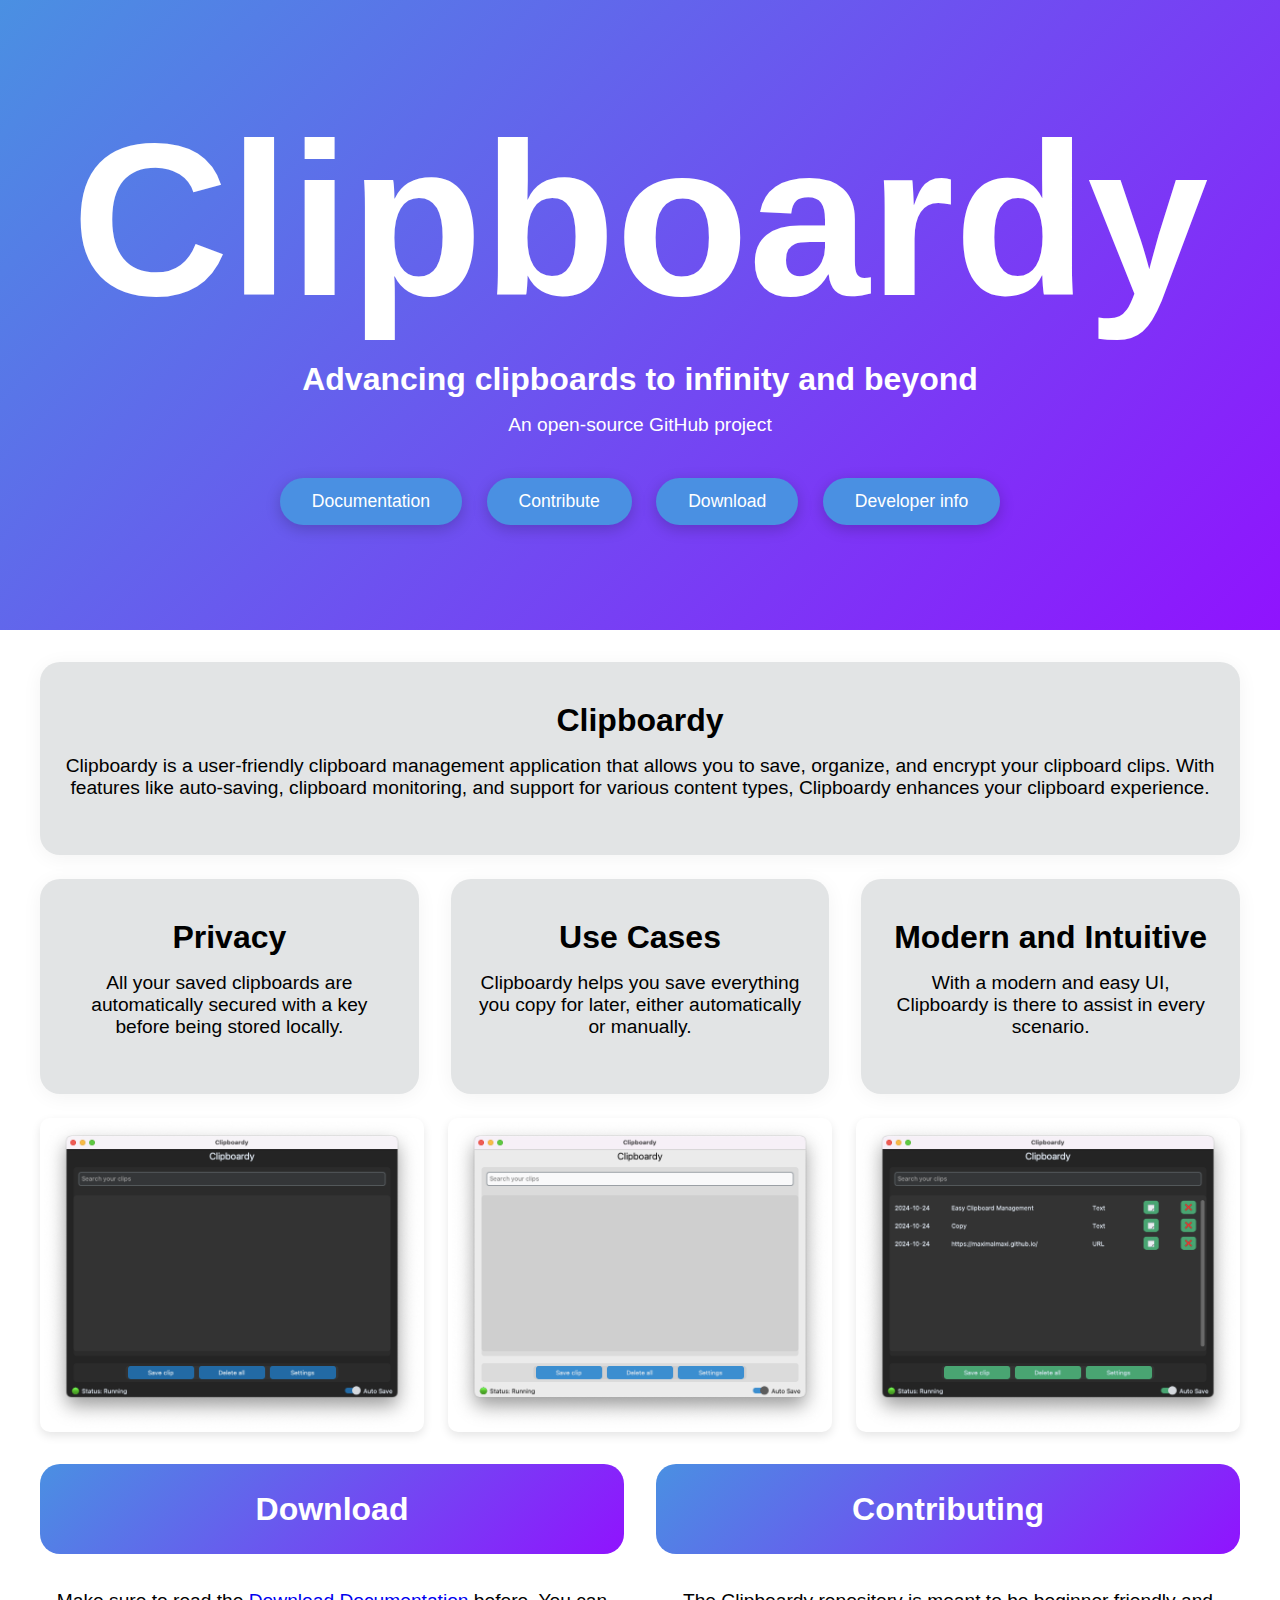
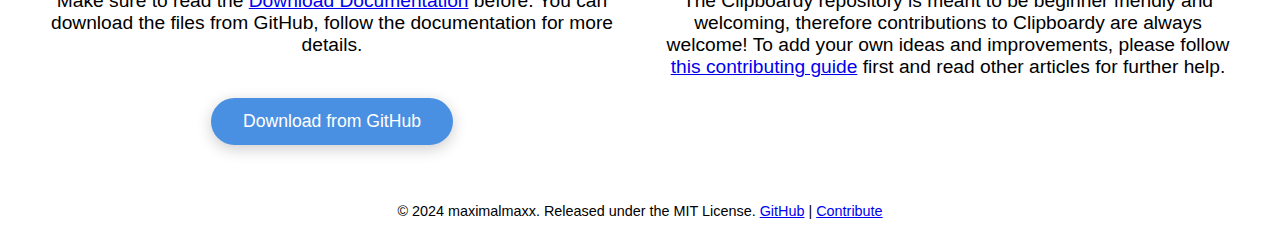
<file: index.html>
<!DOCTYPE html>
<html lang="en">

<head>
    <meta charset="UTF-8">
    <meta name="viewport" content="width=device-width, initial-scale=1.0">
    <meta http-equiv="X-UA-Compatible" content="ie=edge">
    <title>Clipboardy</title>
    <link rel="stylesheet" href="style.css">
    <link rel="icon" type="image/svg" href="favicon.svg" />
</head>

<body>
    <div class="header">
        <h1 class="bigheader">Clipboardy</h1>
        <h2>Advancing clipboards to infinity and beyond</h2>
        <p>An open-source GitHub project</p>
        <div>
            <button class="btn" onclick="goto('documentation/docs.html')">Documentation</button>
            <button class="btn" onclick="goto('#contribute')">Contribute</button>
            <button class="btn" onclick="goto('#download')">Download</button>
            <button class="btn" onclick="goto('dev_info/docs.html')">Developer info</button>
        </div>
    </div>

    <div class="container">
        <div class="grid">
            <div class="card">
                <h2>Clipboardy</h2>
                <p>Clipboardy is a user-friendly clipboard management application that allows you to save, organize, and
                    encrypt your clipboard clips. With features like auto-saving, clipboard monitoring, and support for
                    various content types, Clipboardy enhances your clipboard experience.</p>
            </div>
        </div>
        <div class="grid">
            <div class="card">
                <h2>Privacy</h2>
                <p>All your saved clipboards are automatically secured with a key before being stored locally.</p>
            </div>
            <div class="card">
                <h2>Use Cases</h2>
                <p>Clipboardy helps you save everything you copy for later, either automatically or manually.</p>
            </div>
            <div class="card">
                <h2>Modern and Intuitive</h2>
                <p>With a modern and easy UI, Clipboardy is there to assist in every scenario.</p>
            </div>
        </div>

        <div class="grid images-grid">
            <img src="Showcase1.png" alt="Darkmode">
            <img src="Showcase2.png" alt="Lightmode">
            <img src="Showcase3.png" alt="Green">
        </div>

        <div class="grid">
            <div>
                <div class="banner">
                    <h1>Download</h1>
                </div>
                <br> <br>
                <section id="download" class="centersec">
                    <p>Make sure to read the <a href="documentation/docs.html#download">Download
                            Documentation</a>
                        before. You can download the files from GitHub, follow the documentation for more details.</p>
                    <button class="btn" onclick="goto('https://github.com/maximalmaxx/clipboardy/releases')">Download
                        from GitHub</button>
                </section>
            </div>
            <div>
                <div class="banner">
                    <h1>Contributing</h1>
                </div>
                <br> <br>
                <section id="contribute" class="centersec">
                    <p>The Clipboardy repository is meant to be beginner friendly and welcoming, therefore
                        contributions to Clipboardy are always welcome!
                        To add your own ideas and improvements, please
                        follow <a href="documentation/docs.html#contributing">this contributing guide</a> first and
                        read other articles for further help.
                    </p>
                </section>
            </div>
        </div>

        <footer>
            &copy; 2024 maximalmaxx. Released under the MIT License.
            <a href="https://github.com/maximalmaxx/clipboardy" target="_blank">GitHub</a> |
            <a href="documentation/docs.html#contributing" target="_blank">Contribute</a>
        </footer>
    </div>

    <script>
        function goto(link) {
            window.location.href = link;
        }
    </script>
</body>

</html>
</file>
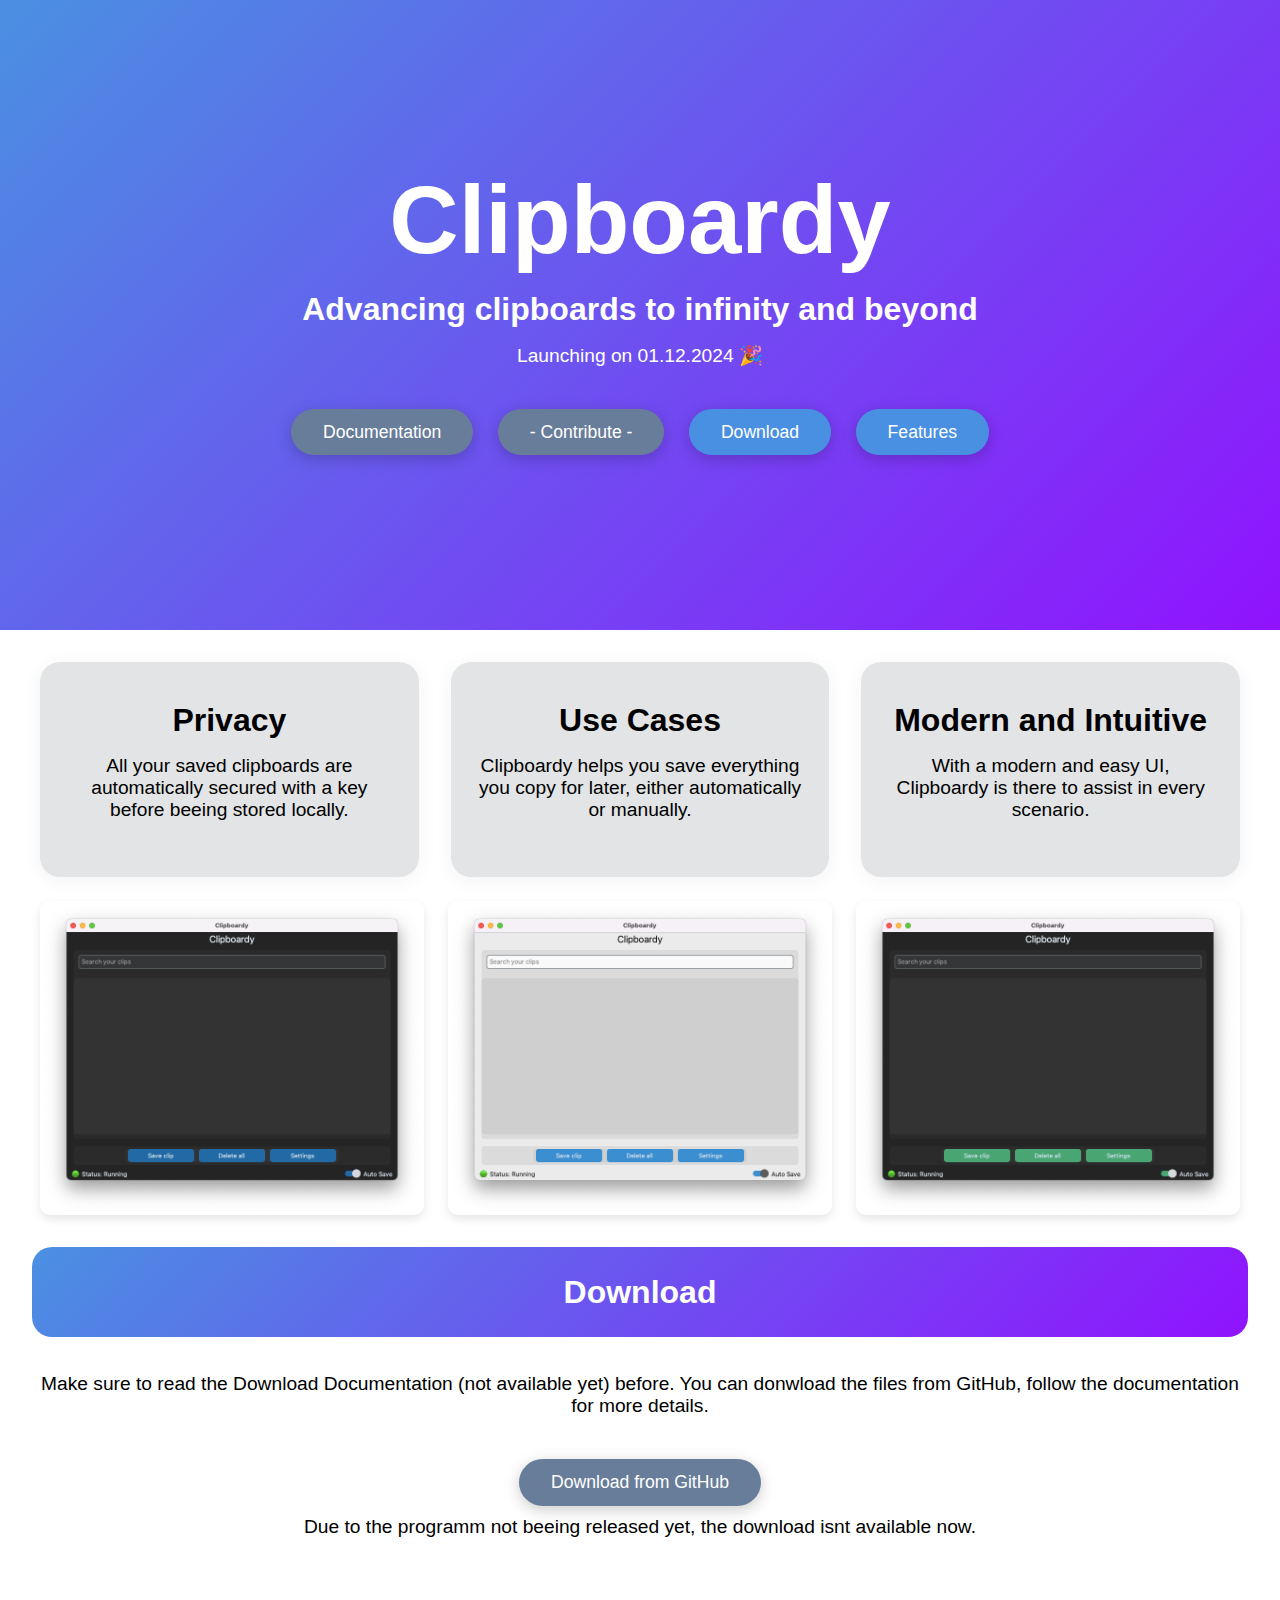
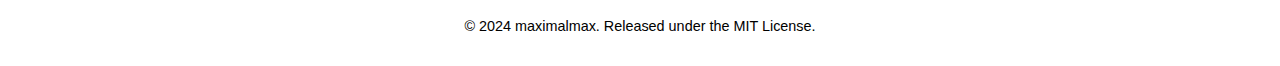
<file: docs/index.html>
<!DOCTYPE html>
<html lang="en">

<head>
    <meta charset="UTF-8">
    <meta name="viewport" content="width=device-width, initial-scale=1.0">
    <meta http-equiv="X-UA-Compatible" content="ie=edge">
    <title>Clipboardy</title>
    <link rel="stylesheet" href="style.css">
</head>

<body>
    <div class="header">
        <h1 class="bigheader">Clipboardy</h1>
        <h2>Advancing clipboards to infinity and beyond</h2>
        <p>Launching on 01.12.2024 🎉</p>
        <div>
            <button class="btnnotavail">Documentation</button>
            <button class="btnnotavail">- Contribute -</button>
            <button class="btn" onclick="goto('#download')">Download</button>
            <button class="btn" onclick="goto('documentation/docs.html#features')">Features</button>
        </div>
    </div>

    <div class="container">
        <div class="grid">
            <div class="card">
                <h2>Privacy</h2>
                <p>All your saved clipboards are automatically secured with a key before beeing stored locally.</p>
            </div>
            <div class="card">
                <h2>Use Cases</h2>
                <p>Clipboardy helps you save everything you copy for later, either automatically or manually.</p>
            </div>
            <div class="card">
                <h2>Modern and Intuitive</h2>
                <p>With a modern and easy UI, Clipboardy is there to assist in every scenario.</p>
            </div>
        </div>

        <div class="grid images-grid">
            <img src="Showcase1.png" alt="Darkmode">
            <img src="Showcase2.png" alt="Lightmode">
            <img src="Showcase3.png" alt="Green">
        </div>

        <div class="banner">
            <h1>Download</h1>
        </div>
        <br> <br>
        <section id="download" class="centersec">
            <p>Make sure to read the Download Documentation (not available yet)
                before. You can donwload the files from GitHub, follow the documentation for more details.</p>
            <button class="btnnotavail">Download from GitHub</button>
            <p>Due to the programm not beeing released yet, the download isnt available now.</p>
        </section>

        <footer>
            &copy; 2024 maximalmax. Released under the MIT License.
        </footer>
    </div>

    <script>
        function goto(link) {
            window.location.href = link;
        }
    </script>
</body>

</html>
</file>
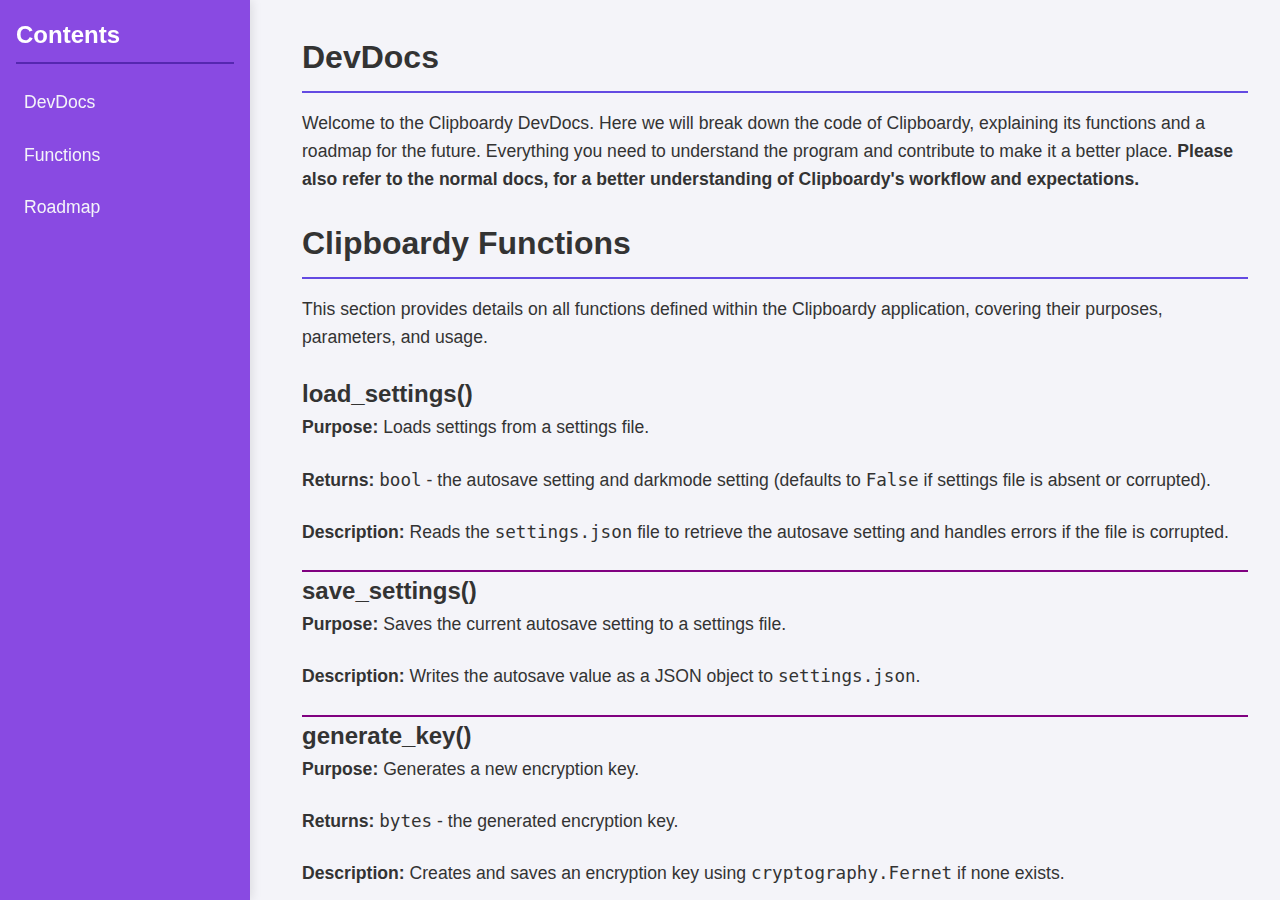
<file: dev_info/docs.html>
<!DOCTYPE html>
<html lang="en">
<!--Hope the docs help :)-->
<head>
    <meta charset="UTF-8">
    <meta name="viewport" content="width=device-width, initial-scale=1.0">
    <title>Clipboardy DevDocs</title>
    <link rel="stylesheet" href="style.css">
    <link rel="icon" type="image/svg+xml" href="../favicon.svg" />
</head>

<body>
    <div class="container">
        <aside class="sidebar">
            <h2>Contents</h2>
            <nav>
                <ul>
                    <li><a href="#devdocs">DevDocs</a></li>
                    <li><a href="#functions">Functions</a></li>
                    <li><a href="#roadmap">Roadmap</a></li>
                </ul>
            </nav>
        </aside>

        <main class="content">
            <section id="devdocs">
                <h1>DevDocs</h1>
                <p>Welcome to the Clipboardy DevDocs. Here we will break down the code of Clipboardy,
                    explaining its functions and a roadmap for the future. Everything you need to understand the
                    program
                    and contribute to make it a better place. <strong>Please also refer to the normal docs, for a
                        better understanding of Clipboardy's workflow and expectations.</strong></p>
            </section>

            <section id="functions">
                <h1>Clipboardy Functions</h1>
                <p>This section provides details on all functions defined within the Clipboardy application,
                    covering
                    their purposes, parameters, and usage.</p>

                <div class="function">
                    <h2>load_settings()</h2>
                    <p><strong>Purpose:</strong> Loads settings from a settings file.</p>
                    <p><strong>Returns:</strong> <code>bool</code> - the autosave setting and darkmode setting (defaults to
                        <code>False</code> if settings file is absent or corrupted).
                    </p>
                    <p><strong>Description:</strong> Reads the <code>settings.json</code> file to retrieve the
                        autosave
                        setting and handles errors if the file is corrupted.</p>
                </div>

                <div class="function">
                    <h2>save_settings()</h2>
                    <p><strong>Purpose:</strong> Saves the current autosave setting to a settings file.</p>
                    <p><strong>Description:</strong> Writes the autosave value as a JSON object to
                        <code>settings.json</code>.
                    </p>
                </div>

                <div class="function">
                    <h2>generate_key()</h2>
                    <p><strong>Purpose:</strong> Generates a new encryption key.</p>
                    <p><strong>Returns:</strong> <code>bytes</code> - the generated encryption key.</p>
                    <p><strong>Description:</strong> Creates and saves an encryption key using
                        <code>cryptography.Fernet</code> if none exists.
                    </p>
                </div>

                <div class="function">
                    <h2>load_key()</h2>
                    <p><strong>Purpose:</strong> Loads the encryption key from the file.</p>
                    <p><strong>Returns:</strong> <code>bytes</code> - the encryption key.</p>
                    <p><strong>Description:</strong> Reads the encryption key from <code>key.key</code> to
                        facilitate
                        encryption/decryption.</p>
                </div>

                <div class="function">
                    <h2>load_clips()</h2>
                    <p><strong>Purpose:</strong> Loads saved clipboard entries.</p>
                    <p><strong>Returns:</strong> <code>list</code> - a list of saved clipboard objects.</p>
                    <p><strong>Description:</strong> Reads <code>clips.json</code> and returns clipboard data,
                        initializing it if the file is empty or corrupted.</p>
                </div>

                <div class="function">
                    <h2>save_clips()</h2>
                    <p><strong>Purpose:</strong> Saves the current clipboard entries to a file.</p>
                    <p><strong>Description:</strong> Writes <code>clipsObj</code>, containing clipboard entries, to
                        <code>clips.json</code> in JSON format.
                    </p>
                </div>

                <div class="function">
                    <h2>encrypt_clip(clip)</h2>
                    <p><strong>Parameters:</strong> <code>clip</code> (str) - the text to be encrypted.</p>
                    <p><strong>Returns:</strong> <code>str</code> - base64-encoded encrypted text.</p>
                    <p><strong>Description:</strong> Uses the encryption key to encode clipboard data.</p>
                </div>

                <div class="function">
                    <h2>decrypt_clip(encrypted_clip)</h2>
                    <p><strong>Parameters:</strong> <code>encrypted_clip</code> (str) - the encrypted clipboard
                        entry.
                    </p>
                    <p><strong>Returns:</strong> <code>str</code> - the decrypted text.</p>
                    <p><strong>Description:</strong> Decodes the encrypted clipboard data using the encryption key.
                    </p>
                </div>

                <div class="function">
                    <h2>populate_clips_table(frame, clips_to_display=None)</h2>
                    <p><strong>Parameters:</strong> <code>frame</code> - UI frame where clips are displayed;
                        <code>clips_to_display</code> (list) - optional list of clips to display (defaults to all
                        clips).
                    </p>
                    <p><strong>Description:</strong> Updates the UI table with decrypted clipboard entries and
                        allows
                        users to copy or delete individual entries.</p>
                </div>

                <div class="function">
                    <h2>delete_clip_from_ui(index)</h2>
                    <p><strong>Parameters:</strong> <code>index</code> (int) - position of the clip in
                        <code>clipsObj</code>.
                    </p>
                    <p><strong>Description:</strong> Removes the clip from both <code>clipsObj</code> and the UI,
                        then
                        saves the updated list.</p>
                </div>

                <div class="function">
                    <h2>UI()</h2>
                    <p><strong>Purpose:</strong> Initializes and displays the main UI for Clipboardy.</p>
                    <p><strong>Description:</strong> Sets up the main window with sections for searching,
                        displaying,
                        and managing clips.</p>
                </div>

                <div class="function">
                    <h2>settings_UI()</h2>
                    <p><strong>Purpose:</strong> Initializes and displays the settings UI for Clipboardy.</p>
                    <p><strong>Description:</strong> Sets up the settings window with settings for darkmode and more coming soon.</p>
                </div>

                <div class="function">
                    <h2>toggle_autosave()</h2>
                    <p><strong>Purpose:</strong> Enables or disables autosave and saves the updated setting.</p>
                    <p><strong>Description:</strong> Switches the <code>autosave</code> state and calls
                        <code>save_settings()</code> to save it.
                    </p>
                </div>

                <div class="function">
                    <h2>toggle_darkmode()</h2>
                    <p><strong>Purpose:</strong> Enables or disables darkmode and saves the updated setting.</p>
                    <p><strong>Description:</strong> Switches the <code>darkmode</code> state and calls
                        <code>save_settings()</code> to save it.
                    </p>
                </div>
                
                <div class="function">
                    <h2>refresh_ui()</h2>
                    <p><strong>Purpose:</strong> Refresh UI depending on dark/light mode.</p>
                    <p><strong>Description:</strong> It will refresh the UI accordingly to the darkmode variable.</p>
                </div>

                <div class="function">
                    <h2>save_clip()</h2>
                    <p><strong>Purpose:</strong> Saves the current clipboard content, if available.</p>
                    <p><strong>Description:</strong> Encrypts the clipboard entry, detects its content type, and
                        appends
                        it to <code>clipsObj</code>, followed by updating the UI.</p>
                </div>

                <div class="function">
                    <h2>determine_content_type(current_clip)</h2>
                    <p><strong>Parameters:</strong> <code>current_clip</code> (str) - clipboard text to classify.
                    </p>
                    <p><strong>Returns:</strong> <code>str</code> - detected content type (URL, Email, Text, etc.).
                    </p>
                    <p><strong>Description:</strong> Detects if the clipboard content matches specific types using
                        validation.</p>
                </div>

                <div class="function">
                    <h2>delete_all_clips()</h2>
                    <p><strong>Purpose:</strong> Clears all saved clipboard entries and updates the UI.</p>
                    <p><strong>Description:</strong> Empties <code>clipsObj</code>, then saves and refreshes the
                        clipboard display.</p>
                </div>

                <div class="function">
                    <h2>search_clips(event=None)</h2>
                    <p><strong>Purpose:</strong> Filters displayed clips based on user input.</p>
                    <p><strong>Description:</strong> Searches through <code>clipsObj</code> to show only entries
                        that
                        match the search term.</p>
                </div>

                <div class="function">
                    <h2>main()</h2>
                    <p><strong>Purpose:</strong> Initializes the application and starts clipboard monitoring.</p>
                    <p><strong>Description:</strong> Sets up encryption, loads settings, and starts the UI, while
                        running clipboard monitoring in a separate thread.</p>
                </div>

                <div class="function">
                    <h2>monitor_clipboard()</h2>
                    <p><strong>Purpose:</strong> Continuously monitors the clipboard for changes.</p>
                    <p><strong>Description:</strong> Checks the clipboard every second, saving new entries if
                        autosave
                        is enabled and the content is unique.</p>
                </div>
            </section>

            <section id="roadmap">
                <h1>Project Roadmap</h1>
                <p>This roadmap outlines key milestones and upcoming phases for Clipboardy, highlighting important
                    development goals and future features.</p>

                <div class="roadmap-container">
                    <!-- Milestone 1 -->
                    <div class="milestone">
                        <h2>Milestone 1: Initial Release</h2>
                        <ul>
                            <li>Set up core clipboard functionality</li>
                            <li>Implement encryption and decryption</li>
                            <li>Develop UI for clipboard display</li>
                            <li>Release version 1.0.0 on GitHub</li>
                        </ul>
                        <p class="status complete">Status: Complete</p>
                    </div>

                    <!-- Milestone 2 -->
                    <div class="milestone">
                        <h2>Milestone 2: Improved User Interface</h2>
                        <ul>
                            <li>Enhance UI/UX for better usability</li>
                            <li>Implement autosave toggle and settings panel</li>
                            <li>Multiple settings for appearance and more</li>
                            <li>Add search and delete functionalities</li>
                            <li>Pinning and Favorite clips</li>
                            <li>Release version 1.0.5</li>
                        </ul>
                        <p class="status ongoing">Status: In Progress</p>
                    </div>

                    <!-- Milestone 3 -->
                    <div class="milestone">
                        <h2>Milestone 3: Advanced Features</h2>
                        <ul>
                            <li>Shortcuts for easy navigation</li>
                            <li>Integrate advanced clipboard content recognition</li>
                            <li>Add support for multiple content types (e.g., text, images, videos)</li>
                            <li>Include export and import options for saved clips</li>
                            <li>History management (automatically delete clips after set time)</li>
                            <li>Filters to filter by content type</li>
                            <li>Advanced analyses of usage to display most used clips at the top</li>
                            <li>Release version 1.5.0</li>
                        </ul>
                        <p class="status upcoming">Status: Upcoming</p>
                    </div>

                    <!-- Milestone 4 -->
                    <div class="milestone">
                        <h2>Milestone 4: Collaborative and Community Features</h2>
                        <ul>
                            <li>Enable real-time collaboration for shared clipboards</li>
                            <li>Cloud backups of clips</li>
                            <li>Allow custom plugins or integrations</li>
                            <li>Release version 2.0.0</li>
                            <li>Multi-Platform support</li>
                            <li>Integrations for other apps</li>
                        </ul>
                        <p class="status future">Status: Future</p>
                    </div>
                </div>
            </section>
        </main>
    </div>
</body>

</html>
</file>
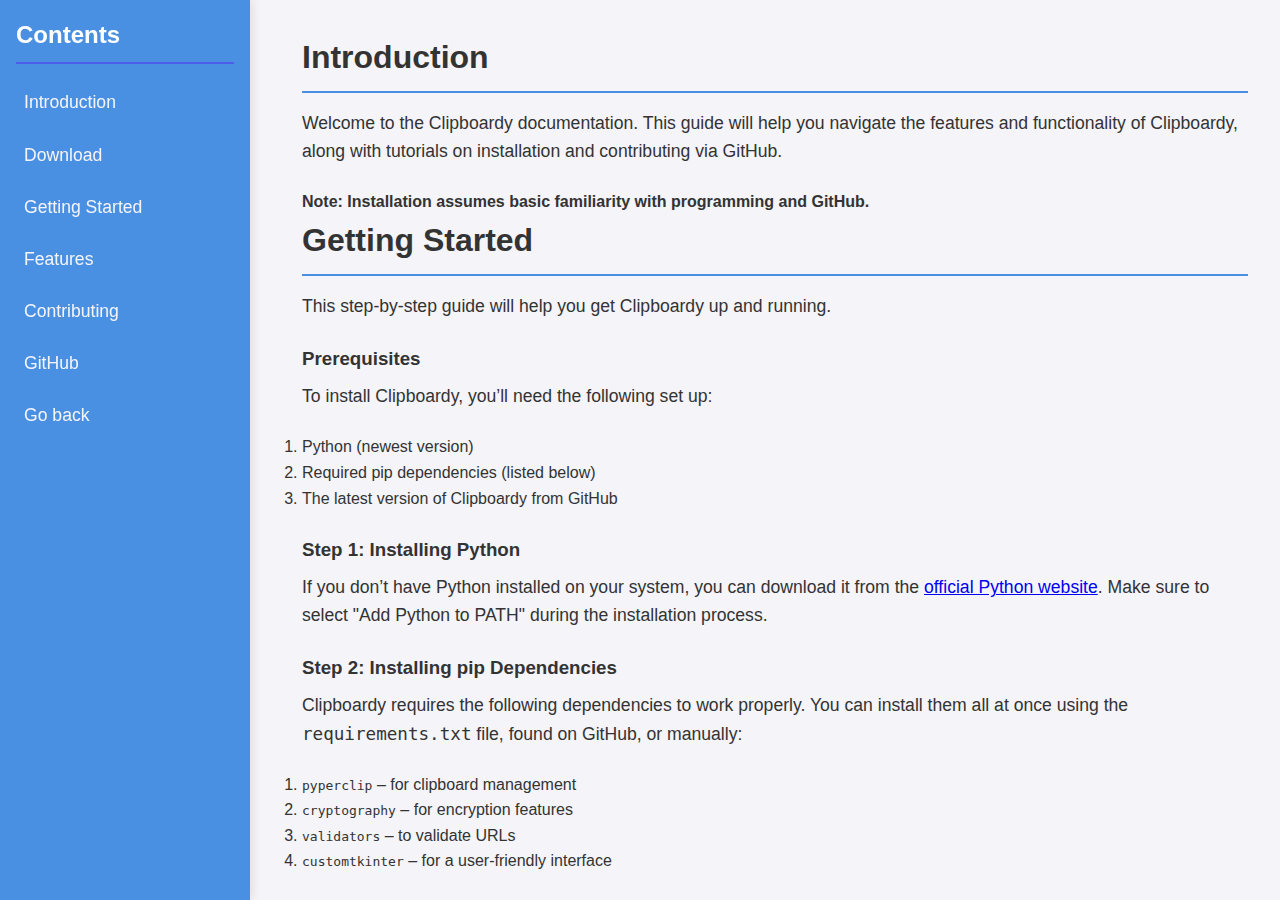
<file: documentation/docs.html>
<!DOCTYPE html>
<html lang="en">

<head>
    <meta charset="UTF-8">
    <meta name="viewport" content="width=device-width, initial-scale=1.0">
    <title>Clipboardy Documentation</title>
    <link rel="stylesheet" href="style.css">
    <link rel="icon" type="image/svg+xml" href="../favicon.svg" />
</head>

<body>
    <div class="container">
        <aside class="sidebar">
            <h2>Contents</h2>
            <nav>
                <ul>
                    <li><a href="#introduction">Introduction</a></li>
                    <li><a href="#download">Download</a></li>
                    <li><a href="#getting-started">Getting Started</a></li>
                    <li><a href="#features">Features</a></li>
                    <li><a href="#contributing">Contributing</a></li>
                    <li><a href="#github">GitHub</a></li>
                    <li><a href="../index.html">Go back</a></li>
                </ul>
            </nav>
        </aside>
        <main class="content">
            <section id="introduction">
                <h1>Introduction</h1>
                <p>Welcome to the Clipboardy documentation. This guide will help you navigate the features and
                    functionality of Clipboardy, along with tutorials on installation and contributing via GitHub.</p>
                <strong>Note: Installation assumes basic familiarity with programming and GitHub.</strong>
            </section>

            <section id="getting-started">
                <h1>Getting Started</h1>
                <p>This step-by-step guide will help you get Clipboardy up and running.</p>

                <h3>Prerequisites</h3>
                <p>To install Clipboardy, you’ll need the following set up:</p>
                <ol>
                    <li>Python (newest version)</li>
                    <li>Required pip dependencies (listed below)</li>
                    <li>The latest version of Clipboardy from GitHub</li>
                </ol>

                <h3>Step 1: Installing Python</h3>
                <p>If you don’t have Python installed on your system, you can download it from the <a
                        href="https://www.python.org/downloads/">official Python website</a>. Make sure to select "Add
                    Python to PATH" during the installation process.</p>

                <h3>Step 2: Installing pip Dependencies</h3>
                <p>Clipboardy requires the following dependencies to work properly. You can install them all at once
                    using the <code>requirements.txt</code> file, found on GitHub, or manually:</p>
                <ol>
                    <li><code>pyperclip</code> – for clipboard management</li>
                    <li><code>cryptography</code> – for encryption features</li>
                    <li><code>validators</code> – to validate URLs</li>
                    <li><code>customtkinter</code> – for a user-friendly interface</li>
                </ol>
                <br>
                <p>To install these dependencies using the <code>requirements.txt</code> file, wich you will need to
                    download first, run this command:</p>
                <pre><code>pip install -r requirements.txt</code></pre>
                <p>Alternatively, you can install them manually by running:</p>
                <pre><code>pip install pyperclip cryptography validators customtkinter</code></pre>

                <h3>Step 3: Downloading and Installing Clipboardy</h3>
                <p>Once you’ve installed Python and the necessary dependencies, head to the <a
                        href="https://github.com/maximalmaxx/clipboardy">Clipboardy GitHub repository</a> and go to the
                    "Releases"
                    section. Download the latest release of Clipboardy, unzip the files, and navigate to the src folder
                    in
                    your terminal.</p>

                <p>To run Clipboardy, use this command, or just double click <code>clipboardy.py</code>:</p>
                <pre><code>python clipboardy.py</code></pre>
                <br>
            </section>

            <section id="download">
                <h1>Download</h1>
                <p>This guide is about simply downloading the .exe file for personal use rather than contributing.</p>
                <h2>Prerequisites</h2>
                <p>You dont need any other software for this .exe file to work. You only need to download the .exe from
                    the latest release and <strong>create a folder named "package" in the same directory as the .exe file</strong> where Clipboardy will save your clip data.</p>
                <h2>Installation</h2>
                <p> After that is done, you can download the "clipboardy_windows.exe" from the 
                    <a href="https://github.com/maximalmaxx/clipboardy/releases">latest release</a> and run it.</p>
            </section>

            <section id="features">
                <h1>Features</h1>
                <h2>Saving Clipboards</h2>
                <h3>Encryption/Decryption</h3>
                <p>All your saved clips (clipboard entries) will be encrypted for safety and automatically decrypted
                    when showing them to you. View the "clips.json" file in the "package" folder to see all your clips
                    in raw json as they are encrypted.
                </p>

                <h3>Auto Save</h3>
                <p>By toggeling the "Auto Save" switch in the buttom right corner, you can allow Clipboardy to
                    read and compare each of your clips to save them automatically for you.
                </p>

                <h3>Functions</h3>
                <p>Next to the saved clip in the main window are two buttons, the first one being for coping the
                    clip again and the second one to delete the clip. To delete all clips, press the "Delete All" button
                    in the buttom section.
                </p>

                <h3>Searching and filtering</h3>
                <p>The searchbar allows you to search specific clips by thier name. The filter function is still
                    in development and will be released soon.
                </p>
            </section>

            <section id="contributing">
                <h1>Contributing</h1>
                <p>If you want to support the Clipboardy project and add your own ideas and improvements, please follow
                    these guidelines:</p>

                <h3>Getting Started</h3>
                <p>To contribute to Clipboardy, first, fork the repository on GitHub and clone it to your local machine.
                    You can do this by running:</p>
                <pre><code>git clone https://github.com/YOUR_USERNAME/clipboardy.git</code></pre>
                <p>Make sure to replace <code>YOUR_USERNAME</code> with your actual GitHub username.</p>

                <h3>Branching</h3>
                <p>Before making any new changes, create a new branch for your feature or bug fix. This keeps the master
                    branch clean and allows for easier collaboration. Use the following command:</p>
                <pre><code>git checkout -b your-feature-name</code></pre>

                <h3>Writing Code</h3>
                <p>When writing code, please adhere to the following conventions:</p>
                <ul>
                    <li><strong>Follow PEP 8:</strong> Make sure your Python code roughly similar to the PEP 8 style
                        guide for Python code to maintain readability.</li>
                    <li><strong>Comment Your Code:</strong> Write clear comments explaining your logic, especially in
                        complex sections, to avoid confusion for other developers.</li>
                    <li><strong>Function Documentation:</strong> Use docstrings to document your functions and classes,
                        to explain their purpose.</li>
                </ul>

                <h3>Testing</h3>
                <p>Before submitting your changes, ensure that you have tested your code. This helps maintaining our
                    projects stability.
                </p>

                <h3>Submitting Changes</h3>
                <p>Once you're satisfied with your changes, commit them with a clear and concise commit message:</p>
                <pre><code>git commit -m "Add a brief description of the changes"</code></pre>
                <p>Push your changes to your forked repository:</p>
                <pre><code>git push origin your-feature-name</code></pre>
                <p>Finally, create a pull request on the main repository. Describe the changes you made, why you made
                    them, and any relevant details that can help us understand your contribution.</p>

                <h3>Standard Rules and Expectations</h3>
                <ul>
                    <li><strong>Be Respectful:</strong> Treat all contributors with respect.
                        Constructive feedback is always encouraged and helps making the software better.</li>
                    <li><strong>Maintain a Positive Environment:</strong> A welcoming environment is great for possible
                        newcomers and encourage them to contribute if they have fixes or ideas.</li>
                    <li><strong>Issue Reporting:</strong> If you find any bugs or issues, please report them in the <a
                            href="https://github.com/maximalmaxx/clipboardy/issues">issues section</a> of the GitHub
                        repository. Include as much detail as possible, as it will make the issue easy to understand.
                    </li>
                </ul>

                <h3>Thank You!</h3>
                <p>Your contributions are what make Clipboardy a better programm for everyone! Thank you for your
                    interest
                    in contributing to this project and your effort!</p>
            </section>
            <section id="github">
                <h1>GitHub</h1>
                <p>The GitHub repository containing all scripts and files for the installation can be found <a
                        href="https://github.com/maximalmaxx/clipboardy">here</a></p>
            </section>
        </main>
    </div>
</body>

</html>
</file>
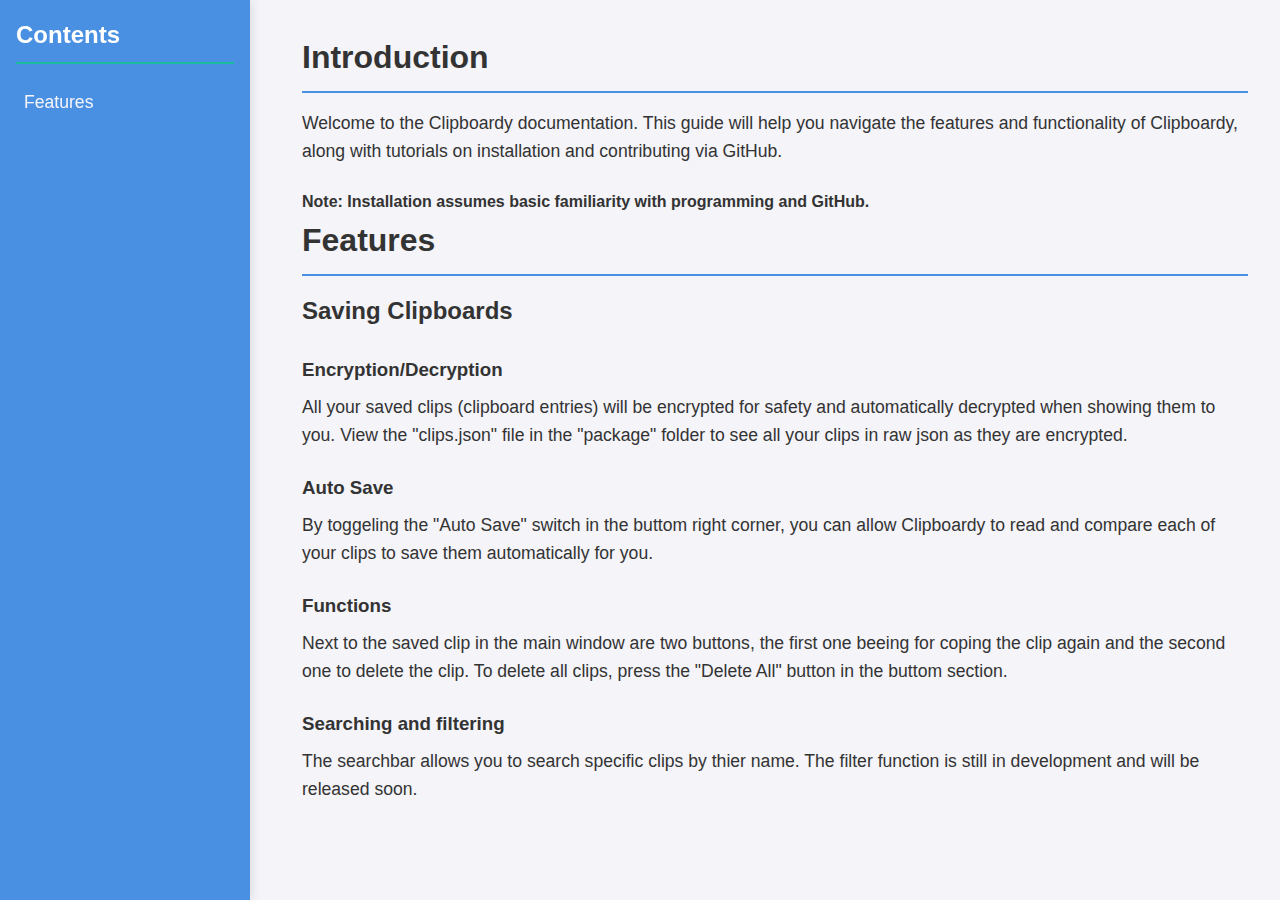
<file: docs/documentation/docs.html>
<!DOCTYPE html>
<html lang="en">

<head>
    <meta charset="UTF-8">
    <meta name="viewport" content="width=device-width, initial-scale=1.0">
    <title>Clipboardy Documentation</title>
    <link rel="stylesheet" href="style.css">
</head>

<body>
    <div class="container">
        <aside class="sidebar">
            <h2>Contents</h2>
            <nav>
                <ul>
                    <li><a href="#features">Features</a></li>
                </ul>
            </nav>
        </aside>
        <main class="content">
            <section id="introduction">
                <h1>Introduction</h1>
                <p>Welcome to the Clipboardy documentation. This guide will help you navigate the features and
                    functionality of Clipboardy, along with tutorials on installation and contributing via GitHub.</p>
                <strong>Note: Installation assumes basic familiarity with programming and GitHub.</strong>
            </section>

            <section id="features">
                <h1>Features</h1>
                <h2>Saving Clipboards</h2>
                <h3>Encryption/Decryption</h3>
                <p>All your saved clips (clipboard entries) will be encrypted for safety and automatically decrypted
                    when showing them to you. View the "clips.json" file in the "package" folder to see all your clips
                    in raw json as they are encrypted.
                </p>

                <h3>Auto Save</h3>
                <p>By toggeling the "Auto Save" switch in the buttom right corner, you can allow Clipboardy to
                    read and compare each of your clips to save them automatically for you.
                </p>

                <h3>Functions</h3>
                <p>Next to the saved clip in the main window are two buttons, the first one beeing for coping the
                    clip again and the second one to delete the clip. To delete all clips, press the "Delete All" button
                    in the buttom section.
                </p>

                <h3>Searching and filtering</h3>
                <p>The searchbar allows you to search specific clips by thier name. The filter function is still
                    in development and will be released soon.
                </p>
            </section>
        </main>
    </div>
</body>

</html>
</file>
<file: style.css>
/* Basic Reset */
* {
    margin: 0;
    padding: 0;
    box-sizing: border-box;
    font-family: 'Segoe UI', Tahoma, Geneva, Verdana, sans-serif;
}

body {
    background-color: rgb(255, 255, 255);
    min-height: 100vh;
    display: flex;
    flex-direction: column;
    justify-content: space-between;
}

.header {
    display: flex;
    flex-direction: column;
    justify-content: center;
    align-items: center;
    text-align: center;
    background: linear-gradient(135deg, #4a90e2, #9013fe);
    width: 100%;
    height: 70vh;
    color: white;
    padding: 1rem;
}

.bigheader {
    font-size: 17vw;
}

h2 {
    font-size: 2rem;
    margin: 1rem 0;
}

p {
    font-size: 1.2rem;
    margin-bottom: 2rem;
}

.container {
    display: flex;
    flex-direction: column;
    align-items: center;
    width: 100%;
    padding: 2rem;
}

.grid {
    display: grid;
    grid-template-columns: repeat(auto-fit, minmax(250px, 1fr));
    gap: 2rem;
    width: 100%;
    max-width: 1200px;
}

.card {
    background-color: #e2e4e5;
    border-radius: 20px;
    padding: 1.5rem;
    margin-bottom: 1.5rem;
    box-shadow: 0 3px 20px rgba(0, 0, 0, 0.05);
    text-align: center;
}

.images-grid {
    display: grid;
    grid-template-columns: repeat(auto-fit, minmax(250px, 1fr));
    gap: 1.5rem;
    /* Adjust gap for images */
    margin-bottom: 2rem;
    /* Space below the image grid */
}

.images-grid img {
    border-radius: 10px;
    /* Rounded corners */
    box-shadow: 0 4px 10px rgba(0, 0, 0, 0.1);
    /* Subtle shadow for depth */
    transition: transform 0.3s, box-shadow 0.3s;
    /* Transition for hover effects */
    max-width: 100%;
    /* Ensure responsive behavior */
    height: auto;
    /* Maintain aspect ratio */
}

.images-grid img:hover {
    transform: scale(1.05);
    /* Slightly enlarge on hover */
    box-shadow: 0 8px 20px rgba(0, 0, 0, 0.2);
    /* Stronger shadow on hover */
}

footer {
    margin-top: 3rem;
    font-size: 0.9rem;
    text-align: center;
    width: 100%;
}

/* Button Styles */
.btn,
.btnnotavail {
    display: inline-block;
    padding: 0.8rem 2rem;
    margin: 10px;
    background-color: #4a90e2;
    color: white;
    border: none;
    border-radius: 50px;
    cursor: pointer;
    font-size: 1.1rem;
    box-shadow: 0 4px 15px rgba(0, 0, 0, 0.2);
    transition: background-color 0.3s, transform 0.3s;
}

.btn:hover {
    background-color: #3e7acb;
    transform: translateY(-2px);
}

.btn:active {
    background-color: #366ab2;
    transform: translateY(0);
}

.banner {
    border-radius: 20px;
    display: flex;
    flex-direction: column;
    justify-content: center;
    align-items: center;
    text-align: center;
    background: linear-gradient(135deg, #4a90e2, #9013fe);
    width: 100%;
    height: 10vh;
    color: white;
    padding: 1rem;
}

.centersec {
    justify-content: center;
    align-items: center;
    text-align: center;
}

.btnnotavail {
    cursor: not-allowed;
    background-color: #617488;
}
</file>
<file: docs/style.css>
/* Basic Reset */
* {
    margin: 0;
    padding: 0;
    box-sizing: border-box;
    font-family: 'Segoe UI', Tahoma, Geneva, Verdana, sans-serif;
}

body {
    background-color: rgb(255, 255, 255);
    min-height: 100vh;
    display: flex;
    flex-direction: column;
    justify-content: space-between;
}

.header {
    display: flex;
    flex-direction: column;
    justify-content: center;
    align-items: center;
    text-align: center;
    background: linear-gradient(135deg, #4a90e2, #9013fe);
    width: 100%;
    height: 70vh;
    color: white;
    padding: 1rem;
}

.bigheader {
    font-size: 6rem;
}

h2 {
    font-size: 2rem;
    margin: 1rem 0;
}

p {
    font-size: 1.2rem;
    margin-bottom: 2rem;
}

.container {
    display: flex;
    flex-direction: column;
    align-items: center;
    width: 100%;
    padding: 2rem;
}

.grid {
    display: grid;
    grid-template-columns: repeat(auto-fit, minmax(250px, 1fr));
    gap: 2rem;
    width: 100%;
    max-width: 1200px;
}

.card {
    background-color: #e2e4e5;
    border-radius: 20px;
    padding: 1.5rem;
    margin-bottom: 1.5rem;
    box-shadow: 0 3px 20px rgba(0, 0, 0, 0.05);
    text-align: center;
}

.images-grid {
    display: grid;
    grid-template-columns: repeat(auto-fit, minmax(250px, 1fr));
    gap: 1.5rem;
    /* Adjust gap for images */
    margin-bottom: 2rem;
    /* Space below the image grid */
}

.images-grid img {
    border-radius: 10px;
    /* Rounded corners */
    box-shadow: 0 4px 10px rgba(0, 0, 0, 0.1);
    /* Subtle shadow for depth */
    transition: transform 0.3s, box-shadow 0.3s;
    /* Transition for hover effects */
    max-width: 100%;
    /* Ensure responsive behavior */
    height: auto;
    /* Maintain aspect ratio */
}

.images-grid img:hover {
    transform: scale(1.05);
    /* Slightly enlarge on hover */
    box-shadow: 0 8px 20px rgba(0, 0, 0, 0.2);
    /* Stronger shadow on hover */
}

footer {
    margin-top: 3rem;
    font-size: 0.9rem;
    text-align: center;
    width: 100%;
}

/* Button Styles */
.btn,
.btnnotavail {
    display: inline-block;
    padding: 0.8rem 2rem;
    margin: 10px;
    background-color: #4a90e2;
    color: white;
    border: none;
    border-radius: 50px;
    cursor: pointer;
    font-size: 1.1rem;
    box-shadow: 0 4px 15px rgba(0, 0, 0, 0.2);
    transition: background-color 0.3s, transform 0.3s;
}

.btn:hover {
    background-color: #3e7acb;
    transform: translateY(-2px);
}

.btn:active {
    background-color: #366ab2;
    transform: translateY(0);
}

.banner {
    border-radius: 20px;
    display: flex;
    flex-direction: column;
    justify-content: center;
    align-items: center;
    text-align: center;
    background: linear-gradient(135deg, #4a90e2, #9013fe);
    width: 100%;
    height: 10vh;
    color: white;
    padding: 1rem;
}

.centersec {
    justify-content: center;
    align-items: center;
    text-align: center;
}

.btnnotavail {
    cursor: not-allowed;
    background-color: #687d9a;
}
</file>
<file: dev_info/style.css>
/* Reset styles */
* {
    margin: 0;
    padding: 0;
    box-sizing: border-box;
}

body {
    font-family: 'Segoe UI', Tahoma, Geneva, Verdana, sans-serif;
    background-color: #f4f4f9;
    color: #333;
    line-height: 1.6;
    display: flex;
    height: 100vh;
}

/* Layout */
.container {
    display: flex;
    width: 100%;
}

/* Sidebar */
.sidebar {
    background-color: #894ae2;
    /* Fresh look */
    color: white;
    width: 250px;
    padding: 1rem;
    position: fixed;
    height: 100vh;
    overflow-y: auto;
    box-shadow: 2px 0 10px rgba(0, 0, 0, 0.1);
    /* Shadow for depth */
}

.sidebar h2 {
    font-size: 1.5rem;
    margin-bottom: 1rem;
    border-bottom: 2px solid #5527b0;
    /* Border below header */
    padding-bottom: 0.5rem;
}

.sidebar nav ul {
    list-style: none;
    padding: 0;
}

.sidebar nav ul li {
    margin: 1.5rem 0;
    /* Increased margin for better spacing */
}

.sidebar nav ul li a {
    color: #f4f4f9;
    text-decoration: none;
    font-size: 1.1rem;
    transition: color 0.3s ease, padding-left 0.3s ease;
    /* Added padding transition */
    padding: 0.5rem;
    /* Padding for clickable area */
}

.sidebar nav ul li a:hover {
    color: #d3e451;
    padding-left: 1rem;
    /* Shift link on hover */
}

/* Main content */
.content {
    margin-left: 270px;
    padding: 2rem;
    flex: 1;
    overflow-y: auto;
}

.content h1 {
    font-size: 2rem;
    margin-bottom: 1rem;
    border-bottom: 2px solid #634ae2;
    /* Border color */
    padding-bottom: 0.5rem;
}

.content p {
    margin-bottom: 1.5rem;
    font-size: 1.1rem;
    /* Increased font size for readability */
}

/* Headings for sections */
h3 {
    margin-top: 1.5rem;
    /* Spacing above section headings */
    margin-bottom: 0.5rem;
    /* Spacing below section headings */
}

/* Code block styling */
pre {
    background-color: #f9f9f9;
    /* Light background for code blocks */
    border-left: 3px solid #4a90e2;
    /* Left border for emphasis */
    padding: 1rem;
    overflow: auto;
    /* Allow scrolling for long code */
}

div.function {
    border-bottom: 2px solid purple;
}

/* Responsive design */
@media (max-width: 768px) {
    .sidebar {
        width: 200px;
    }

    .content {
        margin-left: 220px;
    }
}

#roadmap {
    padding: 2rem;
    background-color: #f9f9f9;
    margin-top: 2rem;
    border-radius: 8px;
}

.roadmap-container {
    display: flex;
    flex-direction: column;
    gap: 1.5rem;
}

.milestone {
    background-color: #fff;
    border: 1px solid #ddd;
    border-radius: 8px;
    padding: 1rem;
    box-shadow: 0px 4px 8px rgba(0, 0, 0, 0.05);
}

.milestone h2 {
    color: #333;
}

.milestone ul {
    padding-left: 1.5rem;
    list-style: disc;
}

.status {
    font-weight: bold;
    padding: 0.5rem;
    border-radius: 4px;
}

.status.complete {
    color: #fff;
    background-color: #4CAF50;
}

.status.ongoing {
    color: #fff;
    background-color: #FFA500;
}

.status.upcoming {
    color: #fff;
    background-color: #007BFF;
}

.status.future {
    color: #fff;
    background-color: #6C757D;
}


@media (max-width: 500px) {
    .sidebar {
        width: 0;
        height: auto;
        position: relative;
    }

    .content {
        margin-left: 0;
    }
}
</file>
<file: documentation/style.css>
/* Reset styles */
* {
    margin: 0;
    padding: 0;
    box-sizing: border-box;
}

body {
    font-family: 'Segoe UI', Tahoma, Geneva, Verdana, sans-serif;
    background-color: #f4f4f9;
    color: #333;
    line-height: 1.6;
    display: flex;
    height: 100vh;
}

/* Layout */
.container {
    display: flex;
    width: 100%;
}

/* Sidebar */
.sidebar {
    background-color: #4a90e2;
    /* Fresh look */
    color: white;
    width: 250px;
    padding: 1rem;
    position: fixed;
    height: 100vh;
    overflow-y: auto;
    box-shadow: 2px 0 10px rgba(0, 0, 0, 0.1);
    /* Shadow for depth */
}

.sidebar h2 {
    font-size: 1.5rem;
    margin-bottom: 1rem;
    border-bottom: 2px solid #4d5deb;
    /* Border below header */
    padding-bottom: 0.5rem;
}

.sidebar nav ul {
    list-style: none;
    padding: 0;
}

.sidebar nav ul li {
    margin: 1.5rem 0;
    /* Increased margin for better spacing */
}

.sidebar nav ul li a {
    color: #f4f4f9;
    text-decoration: none;
    font-size: 1.1rem;
    transition: color 0.3s ease, padding-left 0.3s ease;
    /* Added padding transition */
    padding: 0.5rem;
    /* Padding for clickable area */
}

.sidebar nav ul li a:hover {
    color: #afafaf;
    padding-left: 1rem;
    /* Shift link on hover */
}

/* Main content */
.content {
    margin-left: 270px;
    padding: 2rem;
    flex: 1;
    overflow-y: auto;
}

.content h1 {
    font-size: 2rem;
    margin-bottom: 1rem;
    border-bottom: 2px solid #4a90e2;
    /* Border color */
    padding-bottom: 0.5rem;
}

.content p {
    margin-bottom: 1.5rem;
    font-size: 1.1rem;
    /* Increased font size for readability */
}

/* Headings for sections */
h3 {
    margin-top: 1.5rem;
    /* Spacing above section headings */
    margin-bottom: 0.5rem;
    /* Spacing below section headings */
}

/* Code block styling */
pre {
    background-color: #f9f9f9;
    /* Light background for code blocks */
    border-left: 3px solid #4a90e2;
    /* Left border for emphasis */
    padding: 1rem;
    overflow: auto;
    /* Allow scrolling for long code */
}

/* Responsive design */
@media (max-width: 768px) {
    .sidebar {
        width: 200px;
    }

    .content {
        margin-left: 220px;
    }
}

@media (max-width: 500px) {
    .sidebar {
        width: 0;
        height: auto;
        position: relative;
    }

    .content {
        margin-left: 0;
    }
}
</file>
<file: docs/documentation/style.css>
/* Reset styles */
* {
    margin: 0;
    padding: 0;
    box-sizing: border-box;
}

body {
    font-family: 'Segoe UI', Tahoma, Geneva, Verdana, sans-serif;
    background-color: #f4f4f9;
    color: #333;
    line-height: 1.6;
    display: flex;
    height: 100vh;
}

/* Layout */
.container {
    display: flex;
    width: 100%;
}

/* Sidebar */
.sidebar {
    background-color: #4a90e2;
    /* Fresh look */
    color: white;
    width: 250px;
    padding: 1rem;
    position: fixed;
    height: 100vh;
    overflow-y: auto;
    box-shadow: 2px 0 10px rgba(0, 0, 0, 0.1);
    /* Shadow for depth */
}

.sidebar h2 {
    font-size: 1.5rem;
    margin-bottom: 1rem;
    border-bottom: 2px solid #1abc9c;
    /* Border below header */
    padding-bottom: 0.5rem;
}

.sidebar nav ul {
    list-style: none;
    padding: 0;
}

.sidebar nav ul li {
    margin: 1.5rem 0;
    /* Increased margin for better spacing */
}

.sidebar nav ul li a {
    color: #f4f4f9;
    text-decoration: none;
    font-size: 1.1rem;
    transition: color 0.3s ease, padding-left 0.3s ease;
    /* Added padding transition */
    padding: 0.5rem;
    /* Padding for clickable area */
}

.sidebar nav ul li a:hover {
    color: #1abc9c;
    padding-left: 1rem;
    /* Shift link on hover */
}

/* Main content */
.content {
    margin-left: 270px;
    padding: 2rem;
    flex: 1;
    overflow-y: auto;
}

.content h1 {
    font-size: 2rem;
    margin-bottom: 1rem;
    border-bottom: 2px solid #4a90e2;
    /* Border color */
    padding-bottom: 0.5rem;
}

.content p {
    margin-bottom: 1.5rem;
    font-size: 1.1rem;
    /* Increased font size for readability */
}

/* Headings for sections */
h3 {
    margin-top: 1.5rem;
    /* Spacing above section headings */
    margin-bottom: 0.5rem;
    /* Spacing below section headings */
}

/* Code block styling */
pre {
    background-color: #f9f9f9;
    /* Light background for code blocks */
    border-left: 3px solid #4a90e2;
    /* Left border for emphasis */
    padding: 1rem;
    overflow: auto;
    /* Allow scrolling for long code */
}

/* Responsive design */
@media (max-width: 768px) {
    .sidebar {
        width: 200px;
    }

    .content {
        margin-left: 220px;
    }
}

@media (max-width: 500px) {
    .sidebar {
        width: 100%;
        height: auto;
        position: relative;
    }

    .content {
        margin-left: 0;
    }
}
</file>
